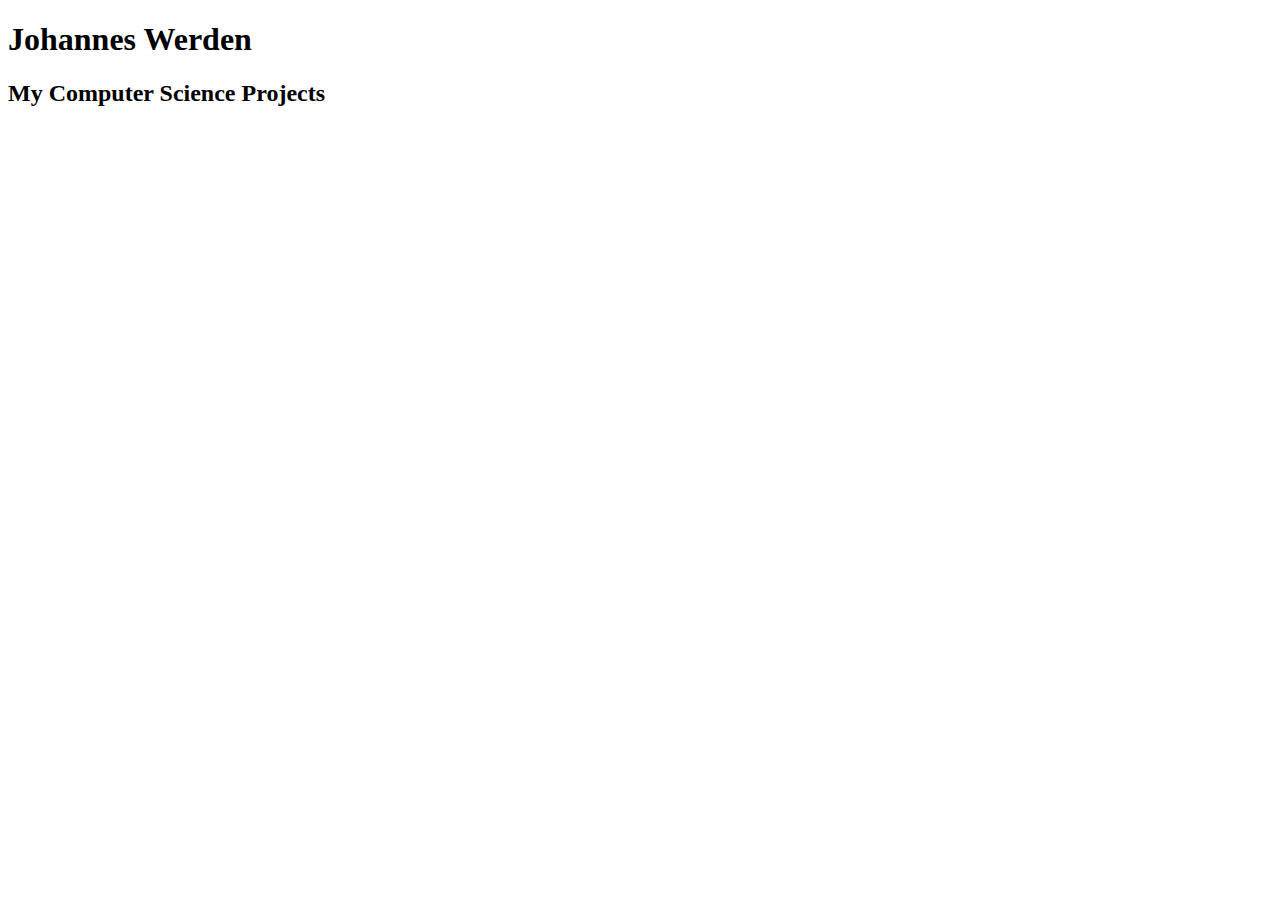
<file: index.html>
<!DOCTYPE html>
<head>
    <meta charset="utf-8">
    <title>Johannes Werden Portfolio</title>
    <style>
    </style>
</head>
<body>
    <header>
        <h1>Johannes Werden</h1>
        <h2>My Computer Science Projects</h2>
    </header>
</body>
</file>
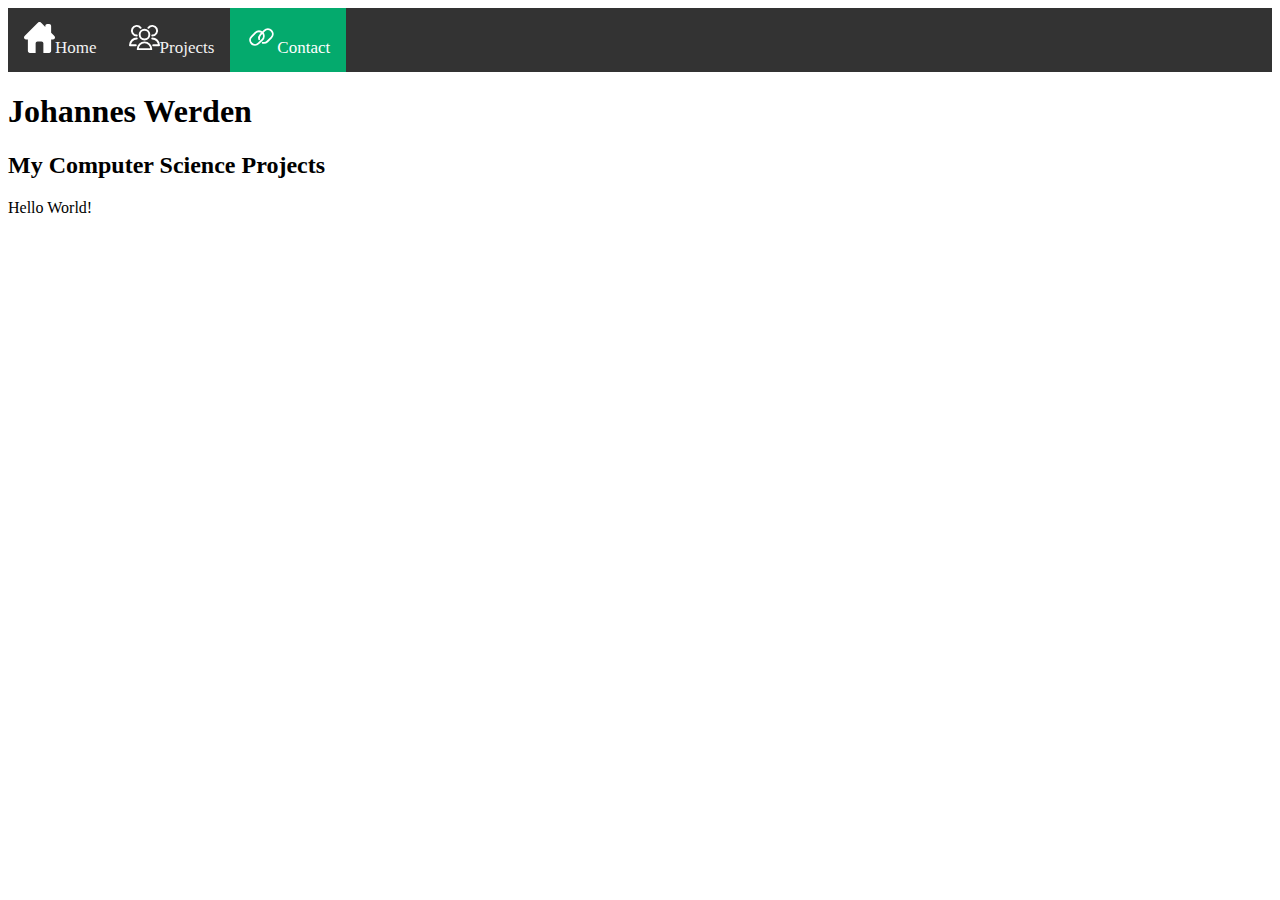
<file: contact.html>
<!DOCTYPE html>
<head>
    <meta charset="utf-8">
    <title>Johannes Werden Portfolio</title>
    <link rel="stylesheet" href="main.css">
    <meta name="viewport" content="width=device-width, initial-scale=1.0">
</head>
<body>
    <div class="topnav">
    <a href="index.html"><img src="assets/Home.svg" alt="logo" style="width:31px;height:31px;">Home</a>
    <a href="projects.html"><img src="assets/Projects.svg" alt="logo" style="width:31px;height:31px;">Projects</a>
    <a class="active" href="contact.html"><img src="assets/Link.svg" alt="logo" style="width:31px;height:31px;">Contact</a>
</div>
    <header>
        <h1>Johannes Werden</h1>
        <h2>My Computer Science Projects</h2>
        <a>
            Hello World!
        </a>
    </header>
</body>
</file>
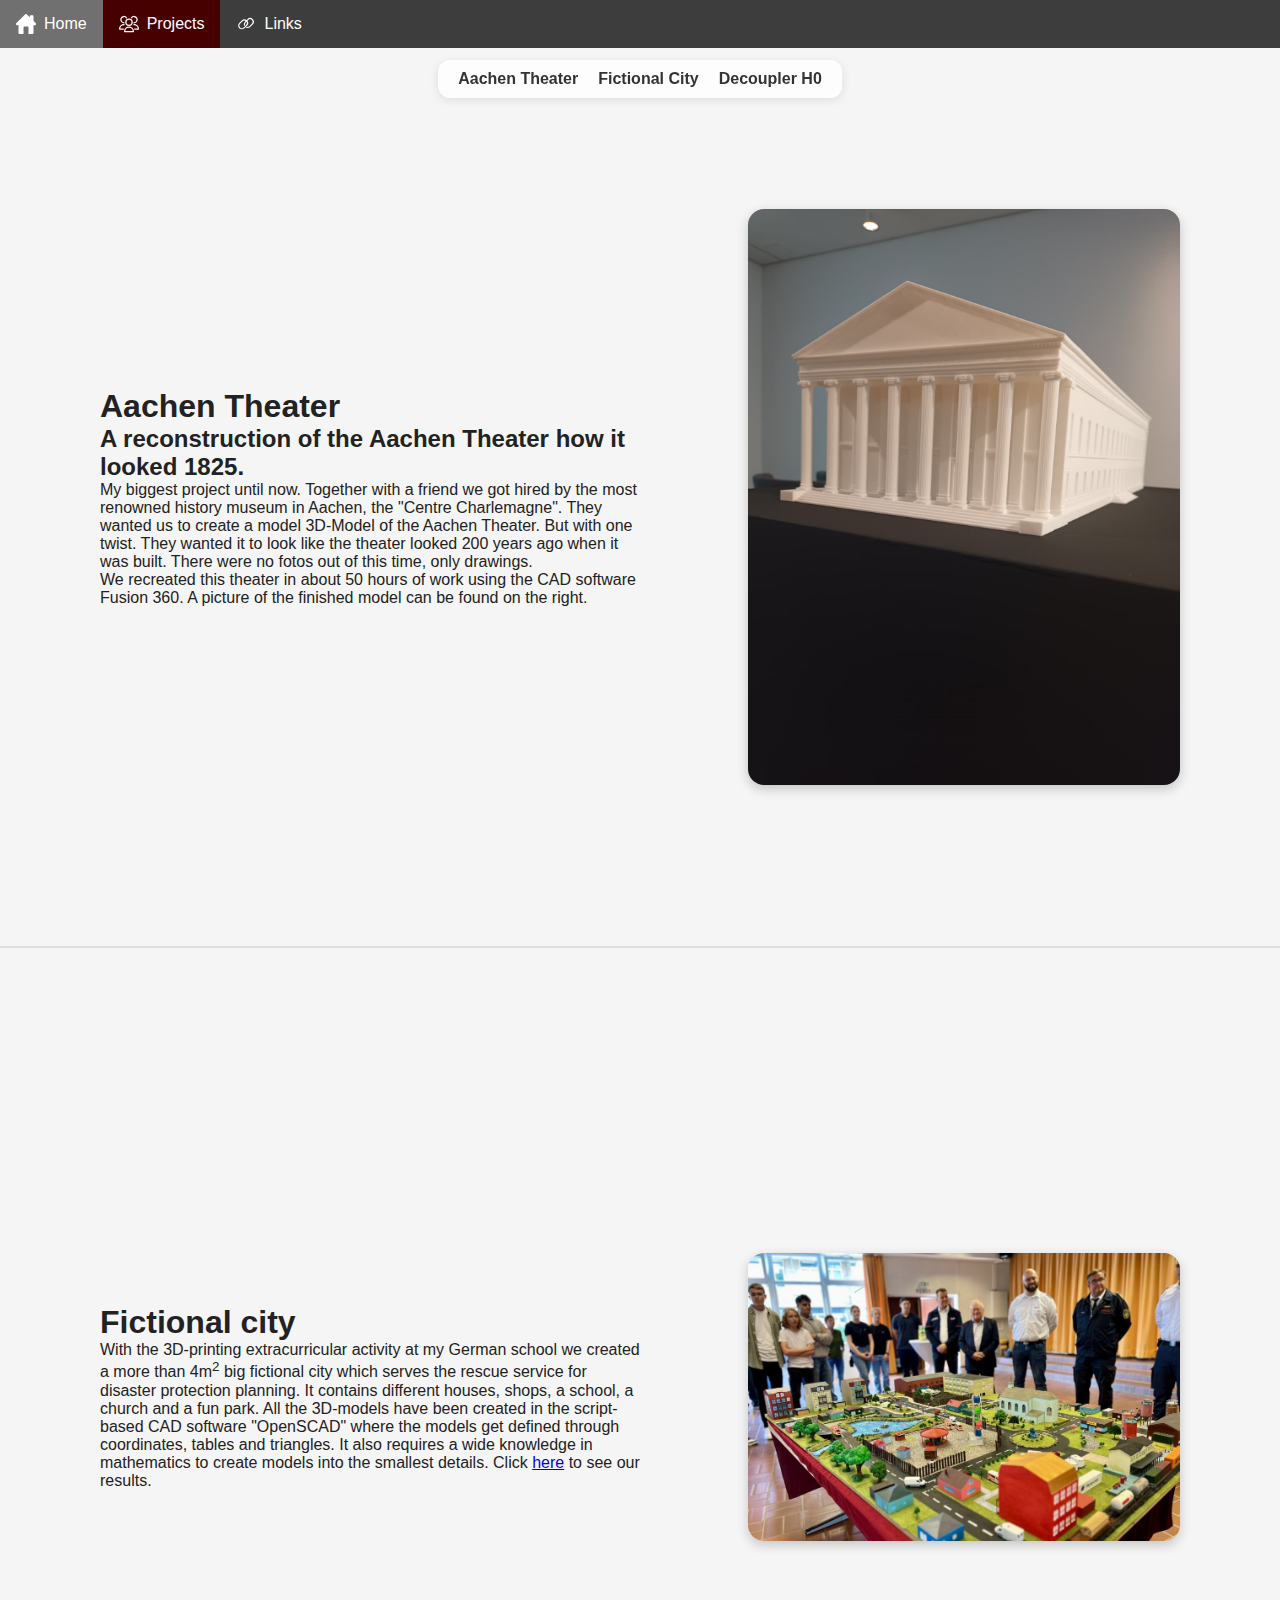
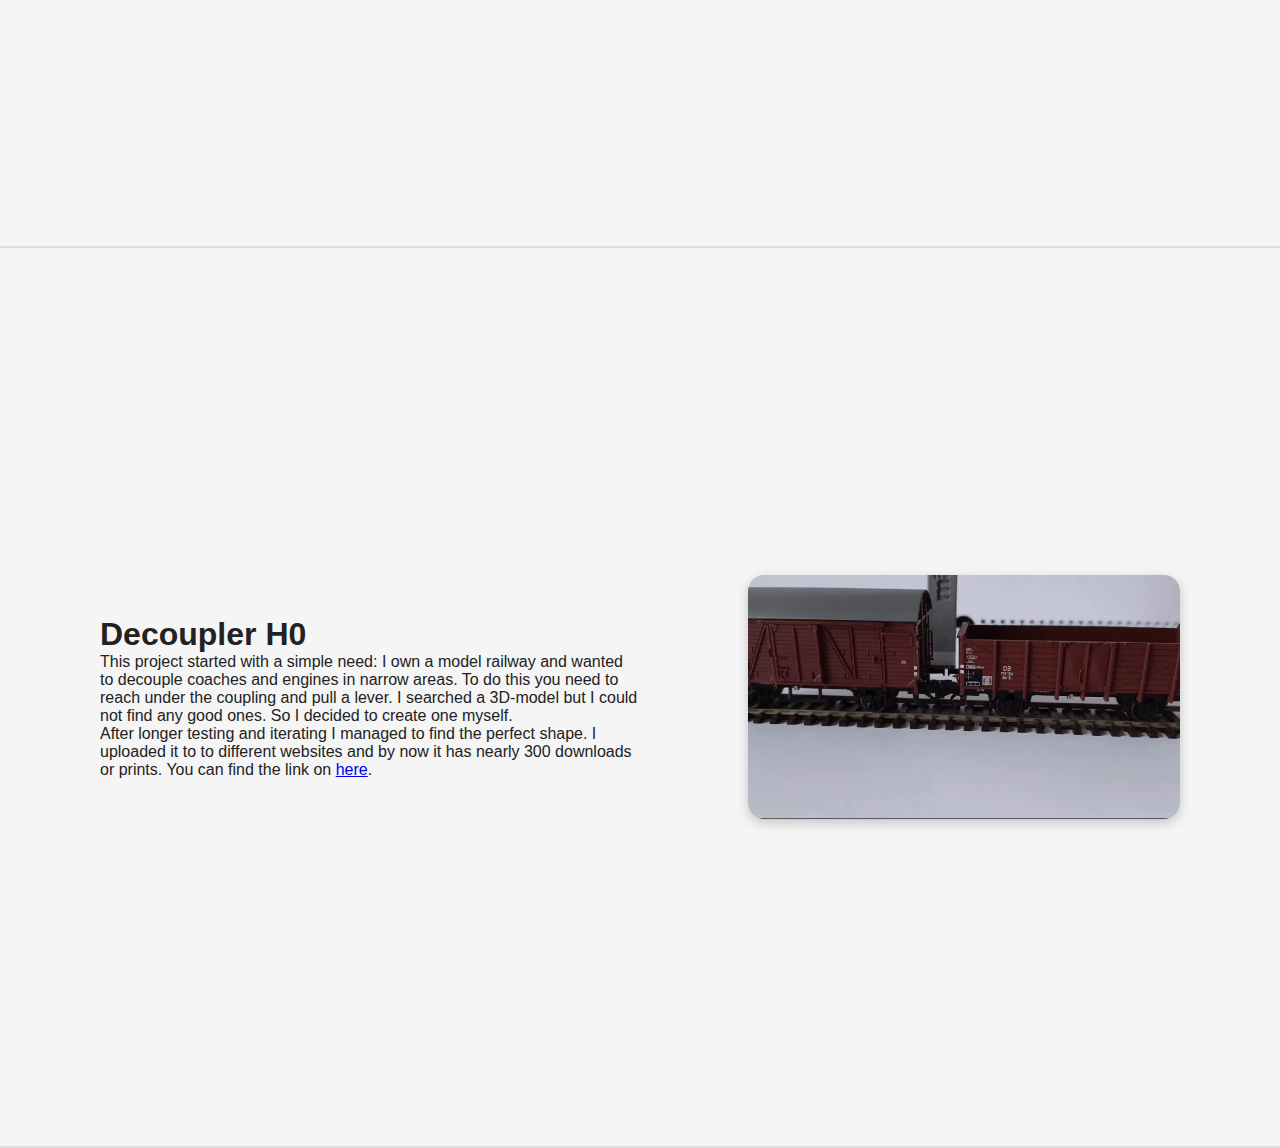
<file: projects.html>
<!DOCTYPE html>
<head>
    <meta charset="utf-8">
    <title>Johannes Werden Portfolio</title>
    <link rel="stylesheet" href="project_styles.css">
    <link rel="stylesheet" href="navbar_styles.css">
    <link rel="icon" type="image/x-icon" href="assets/DTD_Logo.png">
    <meta name="viewport" content="width=device-width, initial-scale=1.0">
</head>
 <div class="topnav">
  <a href="index.html"><img src="assets/Home.svg" alt="logo" style="width:20px;height:20px;">Home</a>
  <a class="active" href="projects.html"><img src="assets/Projects.svg" alt="logo" style="width:20px;height:20px;">Projects</a>
  <a href="contact.html"><img src="assets/Link.svg" alt="logo" style="width:20px;height:20px;">Links</a>
</div>
<body>
    <!-- Navigationsleiste für die Projekt-Buttons -->
  <nav class="projekt-nav">
    <a href="#projekt1">Aachen Theater</a>
    <a href="#projekt2">Fictional City</a>
    <a href="#projekt3">Decoupler H0</a>
  </nav>

  <!-- Projekt 1 -->
  <section id="projekt1" class="projekt">
    <div class="text">
      <h1>Aachen Theater</h1>
      <h2>A reconstruction of the Aachen Theater how it looked 1825.</h2>
      <p>
        My biggest project until now. Together with a friend we got hired by the most renowned history
        museum in Aachen, the "Centre Charlemagne". They wanted us to create a model 3D-Model of the 
        Aachen Theater. But with one twist. They wanted it to look like the theater looked 200 years 
        ago when it was built. There were no fotos out of this time, only drawings. <br>
        We recreated this theater in about 50 hours of work using the CAD software Fusion 360.
        A picture of the finished model can be found on the right. 
      </p>
    </div>
    <img src="assets/theater.jpeg" alt="Aachen Theater how it looked 1825" title="Aachen Theater">
  </section>

  <!-- Projekt 2 -->
  <section id="projekt2" class="projekt">
    <div class="text">
      <h1>Fictional city</h1>
      <p>
        With the 3D-printing extracurricular activity at my German school we created a more than
        4m<sup>2</sup> big fictional city which serves the rescue service for disaster protection planning.
        It contains different houses, shops, a school, a church and a fun park. All the 3D-models have
        been created in the script-based CAD software "OpenSCAD" where the models get defined through
        coordinates, tables and triangles. It also requires a wide knowledge in mathematics to create
        models into the smallest details. Click <a href="https://www.hgg-broich.de/2025/09/starke-kooperation-fuer-den-katastrophenschutz/">here</a>
        to see our results.
      </p>
    </div>
    <img src="assets/fictional_city.jpeg" alt="Fictional City with many houses" title="fictional city">
  </section>

  <!-- Projekt 3 -->
  <section id="projekt3" class="projekt">
    <div class="text">
      <h1>Decoupler H0</h1>
      <p>
        This project started with a simple need: I own a model railway and wanted to decouple coaches
        and engines in narrow areas. To do this you need to reach under the coupling and pull a lever.
        I searched a 3D-model but I could not find any good ones. So I decided to create one myself. <br>
        After longer testing and iterating I managed to find the perfect shape. I uploaded it to to 
        different websites and by now it has nearly 300 downloads or prints. You can find the link on
        <a href="contact.html">here</a>.
      </p>
    </div>
    <img src="assets/decoupler.webp" alt="Decoupler in action" title="decoupler">
  </section>

</body>
</file>
<file: main.css>
.topnav {
  overflow: hidden;
  background-color: #333;
}

.topnav a {
  float: left;
  color: #f2f2f2;
  text-align: center;
  padding: 14px 16px;
  text-decoration: none;
  font-size: 17px;
}

.topnav a:hover {
  background-color: #ddd;
  color: black;
}

.topnav a.active {
  background-color: #04AA6D;
  color: white;
}
</file>
<file: project_styles.css>
/* Basis */
* {
  box-sizing: border-box;
  margin: 0;
  padding: 0;
}

html {
  scroll-behavior: smooth; /* sanftes Scrollen */
}

body {
  font-family: sans-serif;
  color: #222;
}

/* Navigationsleiste oben fixieren */
.projekt-nav {
  position: fixed;
  top: 10px;
  left: 50%;
  transform: translateX(-50%);
  z-index: 10;
  display: flex;
  gap: 20px;
  background: rgba(255,255,255,0.8);
  padding: 10px 20px;
  border-radius: 12px;
  box-shadow: 0 2px 10px rgba(0,0,0,0.1);
  margin-top: 50px;
}

.projekt-nav a {
  text-decoration: none;
  color: #333;
  font-weight: bold;
  transition: color 0.3s;
}

.projekt-nav a:hover {
  color: #0077ff;
}

/* Jede Projekt-Sektion */
.projekt {
  display: flex;
  align-items: center;
  justify-content: space-between;
  height: 100vh;          /* ganze Bildschirmhöhe */
  padding: 100px;
  background: #f5f5f5;
  border-bottom: 2px solid #ddd;
}

/* Bild rechts */
.projekt img {
  width: 40%;
  max-width: 500px;
  border-radius: 16px;
  box-shadow: 0 4px 12px rgba(0,0,0,0.2);
}

/* Text links */
.projekt .text {
  width: 50%;
}

/* Responsive Design */
@media (max-width: 800px) {
  .projekt {
    flex-direction: column;
    justify-content: center;
    text-align: center;
    padding: 60px 20px;
  }

  .projekt img {
    width: 80%;
    margin-top: 20px;
  }

  .projekt .text {
    width: 100%;
  }

  .projekt-nav {
    top: 0;
    border-radius: 0;
    width: 100%;
    justify-content: center;
  }
}
</file>
<file: navbar_styles.css>
.topnav {
  position: sticky;
  top: 0;
  overflow: hidden;
  background-color: #3d3d3d;
  margin: 0;
}

.topnav a {
  float: left;
  display: flex;
  align-items: center;
  gap: 8px;
  color: #ffffff;
  text-align: center;
  padding: 14px 16px;
  text-decoration: none;
  font-size: 16px;
}

.topnav a:hover {
  background-color: #707070;
  color: rgb(255, 255, 255);
}

.topnav a.active {
  background-color: #470000;
  color: rgb(255, 255, 255);
}
@media screen and (max-width: 500px) {
  .navbar a {
    float: none;
    display: block;
  }
}
</file>
